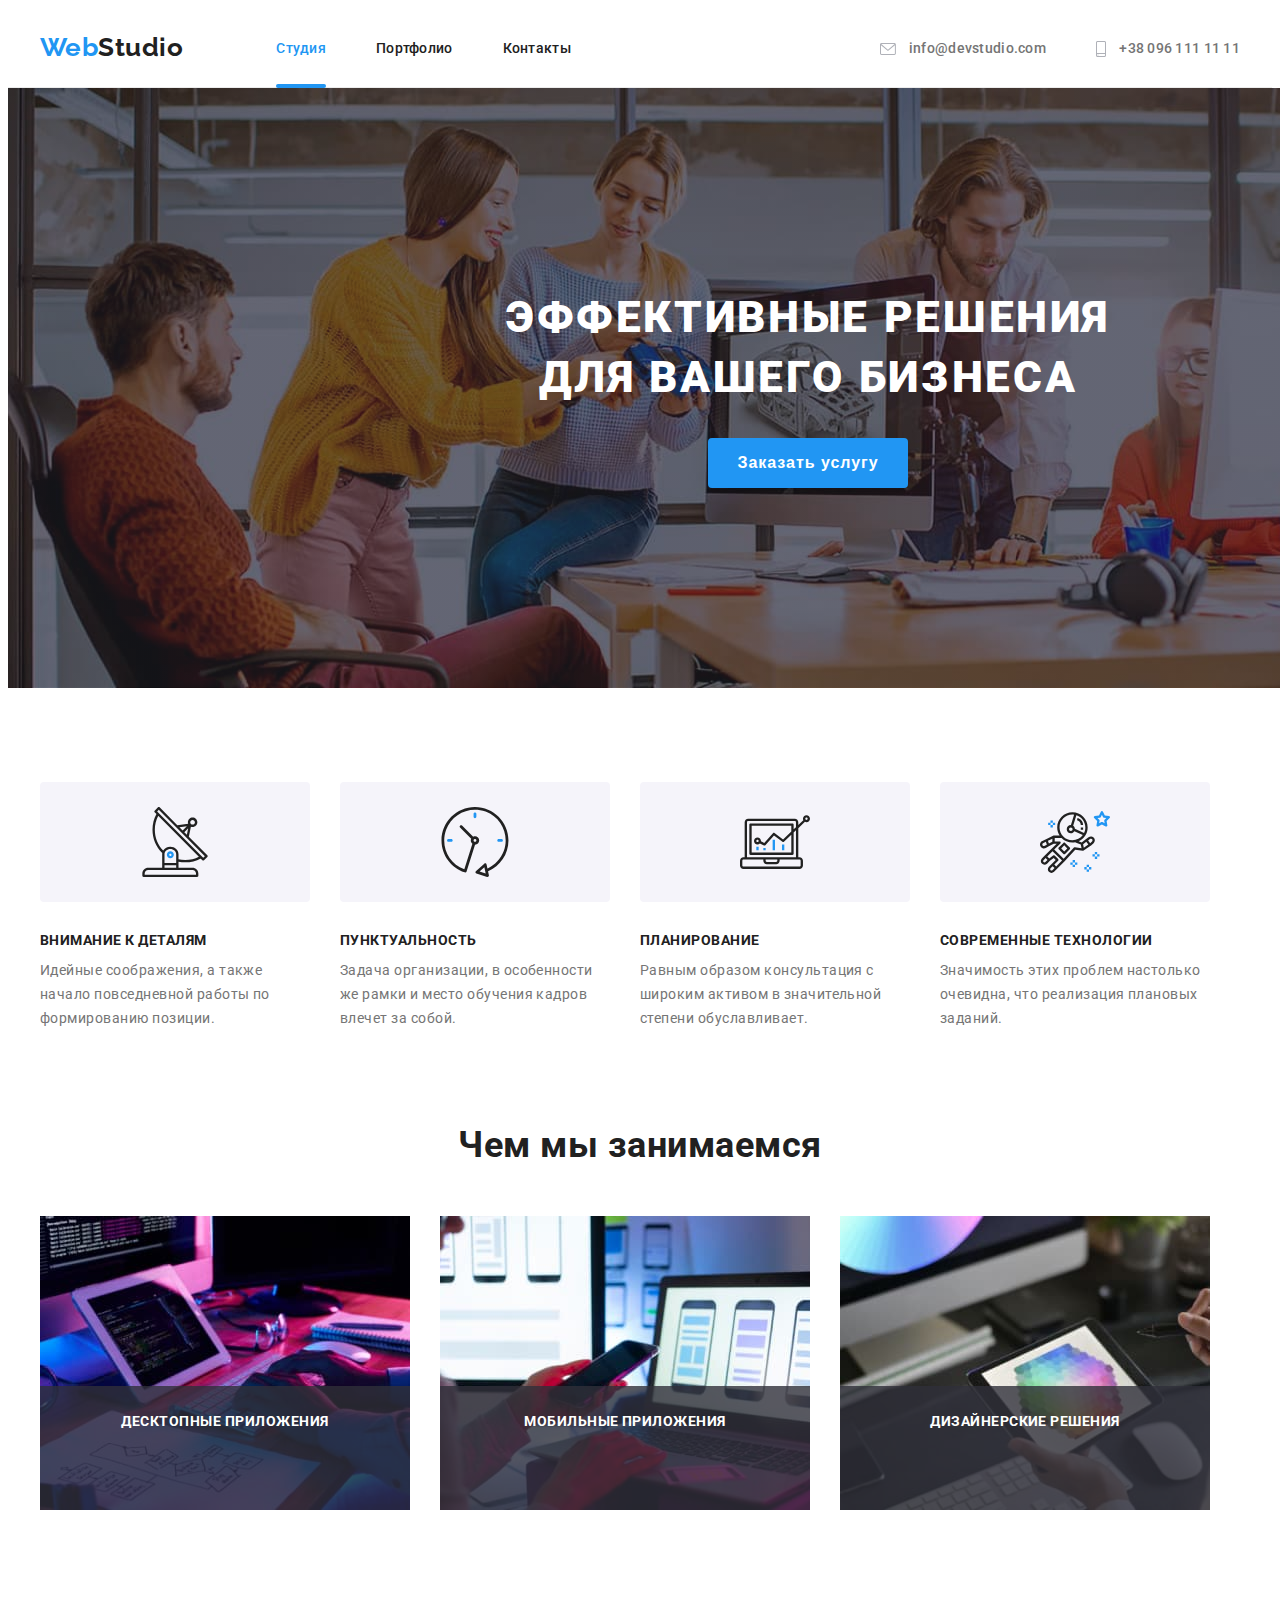
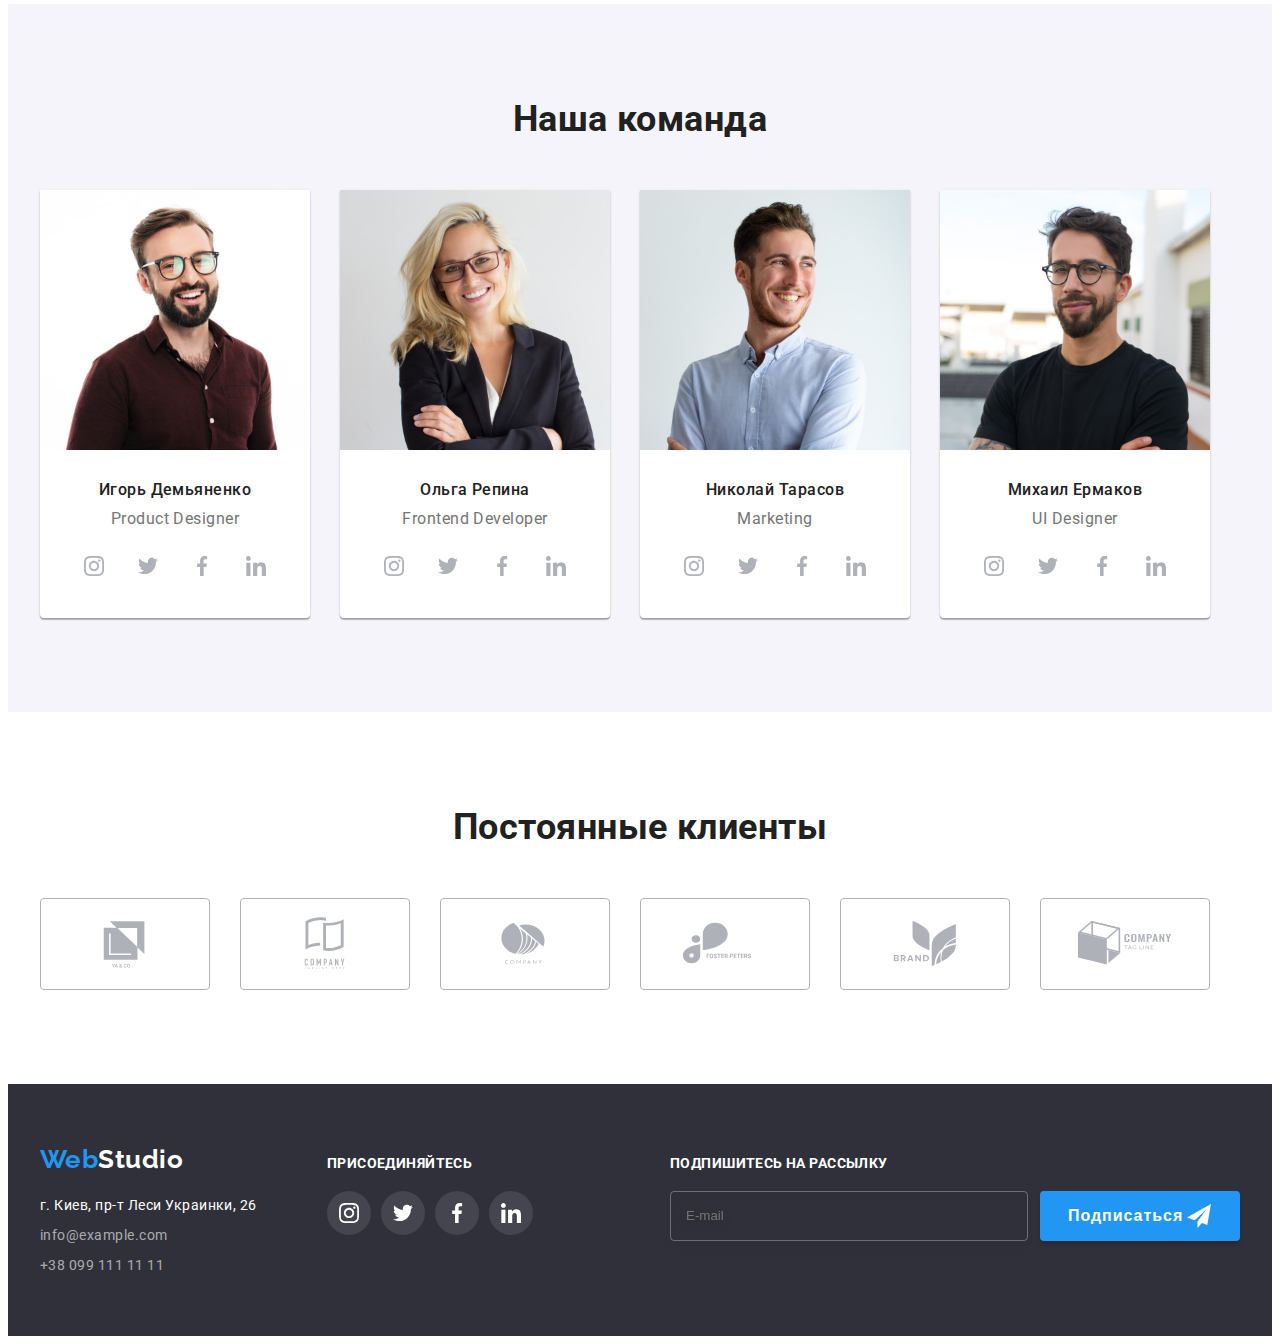
<file: index.html>
<!DOCTYPE html>
<html lang="ru">

<head>
    <meta charset="UTF-8" />
    <meta http-equiv="X-UA-Compatible" content="IE=edge" />
    <meta name="viewport" content="width=device-width, initial-scale=1.0" />
    <link rel="preconnect" href="https://fonts.googleapis.com" />
    <link rel="preconnect" href="https://fonts.gstatic.com" crossorigin />
    <link
        href="https://fonts.googleapis.com/css2?family=Raleway:wght@700&family=Roboto:wght@400;500;700;900&display=swap"
        rel="stylesheet" />
    <link rel="stylesheet" href="https://cdnjs.cloudflare.com/ajax/libs/modern-normalize/1.1.0/modern-normalize.min.css"
        integrity="sha512-wpPYUAdjBVSE4KJnH1VR1HeZfpl1ub8YT/NKx4PuQ5NmX2tKuGu6U/JRp5y+Y8XG2tV+wKQpNHVUX03MfMFn9Q=="
        crossorigin="anonymous" referrerpolicy="no-referrer" />
    <link rel="stylesheet" href="./css/main.min.css" />
    <!-- <link rel="stylesheet" href="./css/style.css" /> -->

    <title>Студия</title>


</head>

<body>

    <header class="header">
        <div class="container header-container">
            <nav class="header_navigation">
                <a href="#" lang="en" class="header_logo link">Web<span class="header_logo_word">Studio</span></a>
                <ul class="header_menu list">
                    <li class="header_item">
                        <a href="" class="header_link link current">Студия</a>
                    </li>
                    <li class="header_item">

                        <a href="./portfolio.html" class="header_link link">Портфолио</a>
                    </li>
                    <li class="header_item">

                        <a href="" class="header_link link">Контакты</a>
                    </li>
                </ul>
            </nav>
            <ul class="header_contacts_list list">
                <li class="header_contacts_item">
                    <a href="mailto:info@devstudio.com" class="header_contacts_link link">
                        <svg class="header_icon" width="16px" height="12px">
                            <use href="./images/icons.svg#icon-envelope-hover"></use>
                        </svg>
                        info@devstudio.com
                    </a>
                </li>
                <li class="header_contacts_item">
                    <a href="tel:+380961111111" class="header_contacts_link link">
                        <svg class="header_icon" width="10px" height="16px">
                            <use href="./images/icons.svg#icon-smartphone"></use>
                        </svg>
                        +38 096 111 11 11</a>
                </li>
            </ul>
        </div>
    </header>

    <main class="main">
        <section class="hero">
            <div class="hero-container container">
                <h1 class="hero_title">Эффективные решения для вашего бизнеса</h1>
                <button type="button" data-modal-open class="main_hero_btn">Заказать услугу</button>
            </div>
        </section>
        <section class="peculiarities section">
            <div class="peculiarities-container container">
                <h2 class="visually-hidden">Особенности</h2>
                <ul class="peculiarities_list list">
                    <li class="peculiarities_item">
                        <div class="peculiarities_item_icons">
                            <svg class="peculiarities_social_icon">
                                <use href="./images/icons.svg#icon-antenna-1-1"></use>
                            </svg>
                        </div>
                        <h3 class="peculiarities_titles">Внимание к деталям</h3>
                        <p class="peculiarities_text">
                            Идейные соображения, а также начало повседневной работы по
                            формированию позиции.
                        </p>
                    </li>
                    <li class="peculiarities_item">
                        <div class="peculiarities_item_icons">
                            <svg class="peculiarities_social_icon">
                                <use href="./images/icons.svg#icon-clock-1-1"></use>
                            </svg>
                        </div>
                        <h3 class="peculiarities_titles">Пунктуальность</h3>
                        <p class="peculiarities_text">
                            Задача организации, в особенности же рамки и место обучения кадров
                            влечет за собой.
                        </p>
                    </li>
                    <li class="peculiarities_item">
                        <div class="peculiarities_item_icons">
                            <svg class="peculiarities_social_icon">
                                <use href="./images/icons.svg#icon-diagram-1-1"></use>
                            </svg>
                        </div>
                        <h3 class="peculiarities_titles">Планирование</h3>
                        <p class="peculiarities_text">
                            Равным образом консультация с широким активом в значительной
                            степени обуславливает.
                        </p>
                    </li>
                    <li class="peculiarities_item">
                        <div class="peculiarities_item_icons">
                            <svg class="peculiarities_social_icon">
                                <use href="./images/icons.svg#icon-astronaut-1-1"></use>
                            </svg>
                        </div>
                        <h3 class="peculiarities_titles">Современные технологии</h3>
                        <p class="peculiarities_text">
                            Значимость этих проблем настолько очевидна, что реализация
                            плановых заданий.
                        </p>
                    </li>
                </ul>
            </div>
        </section>
        <section class="our_work">
            <div class="our_work-container container">
                <h2 class="our_work_title">Чем мы занимаемся</h2>
                <ul class="our_work_list list">
                    <li class="our_work_item">
                        <img src="./images/img-1.jpg" alt="Десктопные приложения" width="370" height="294" />
                        <p class="our-work-img-text">
                            Десктопные приложения
                        </p>
                    </li>
                    <li class="our_work_item">
                        <img src="./images/img-2.jpg" alt="Мобильные приложения" width="370" height="294" />
                        <p class="our-work-img-text">
                            Мобильные приложения
                        </p>
                    </li>
                    <li class="our_work_item">
                        <img src="./images/img-3.jpg" alt="Дизайнерские решения" width="370" height="294" />
                        <p class="our-work-img-text">
                            Дизайнерские решения
                        </p>
                    </li>
                </ul>
            </div>
        </section>
        <section class="our_team section">
            <div class="our_team-container container">
                <h2 class="our_team_title">Наша команда</h2>
                <ul class="our_team_list list">
                    <li class="our_team_item card_bg">
                        <img src="./images/img-4.jpg" alt="Игорь Демьяненко" width="270" height="260" />
                        <div class="our-team-card-text">
                            <h3 class="our_team_names">Игорь Демьяненко</h3>
                            <p lang="en" class="our_team_text">Product Designer</p>
                            <ul class="our_team_soc social_list list">
                                <li class="social_item">
                                    <a href="" class="social_link link">
                                        <svg class="social_icon">
                                            <use href="./images/icons.svg#icon-instagram-2"></use>
                                        </svg>
                                    </a>
                                </li>
                                <li class="social_item">
                                    <a href="" class="social_link link">
                                        <svg class="social_icon">
                                            <use href="./images/icons.svg#icon-twitter-1"></use>
                                        </svg>
                                    </a>
                                </li>
                                <li class="social_item">
                                    <a href="" class="social_link link">
                                        <svg class="social_icon">
                                            <use href="./images/icons.svg#icon-facebook-1"></use>
                                        </svg>
                                    </a>
                                </li>
                                <li class="social_item">
                                    <a href="" class="social_link link">
                                        <svg class="social_icon">
                                            <use href="./images/icons.svg#icon-linkedin-1"></use>
                                        </svg>
                                    </a>
                                </li>
                            </ul>
                        </div>
                    </li>
                    <li class="our_team_item card_bg">
                        <img src="./images/img-5.jpg" alt="Ольга Репина" width="270" height="260" />
                        <div class="our-team-card-text">
                            <h3 class="our_team_names">Ольга Репина</h3>
                            <p lang="en" class="our_team_text">Frontend Developer</p>
                            <ul class="our_team_soc social_list list">
                                <li class="social_item">
                                    <a href="" class="social_link link">
                                        <svg class="social_icon">
                                            <use href="./images/icons.svg#icon-instagram-2"></use>
                                        </svg>
                                    </a>
                                </li>
                                <li class="social_item">
                                    <a href="" class="social_link link">
                                        <svg class="social_icon">
                                            <use href="./images/icons.svg#icon-twitter-1"></use>
                                        </svg>
                                    </a>
                                </li>
                                <li class="social_item">
                                    <a href="" class="social_link link">
                                        <svg class="social_icon">
                                            <use href="./images/icons.svg#icon-facebook-1"></use>
                                        </svg>
                                    </a>
                                </li>
                                <li class="social_item">
                                    <a href="" class="social_link link">
                                        <svg class="social_icon">
                                            <use href="./images/icons.svg#icon-linkedin-1"></use>
                                        </svg>
                                    </a>
                                </li>
                            </ul>
                        </div>
                    </li>
                    <li class="our_team_item card_bg">
                        <img src="./images/img-6.jpg" alt="Николай Тарасов" width="270" height="260" />
                        <div class="our-team-card-text">
                            <h3 class="our_team_names">Николай Тарасов</h3>
                            <p lang="en" class="our_team_text">Marketing</p>
                            <ul class="our_team_soc social_list list">
                                <li class="social_item">
                                    <a href="" class="social_link link">
                                        <svg class="social_icon">
                                            <use href="./images/icons.svg#icon-instagram-2"></use>
                                        </svg>
                                    </a>
                                </li>
                                <li class="social_item">
                                    <a href="" class="social_link link">
                                        <svg class="social_icon">
                                            <use href="./images/icons.svg#icon-twitter-1"></use>
                                        </svg>
                                    </a>
                                </li>
                                <li class="social_item">
                                    <a href="" class="social_link link">
                                        <svg class="social_icon">
                                            <use href="./images/icons.svg#icon-facebook-1"></use>
                                        </svg>
                                    </a>
                                </li>
                                <li class="social_item">
                                    <a href="" class="social_link link">
                                        <svg class="social_icon">
                                            <use href="./images/icons.svg#icon-linkedin-1"></use>
                                        </svg>
                                    </a>
                                </li>
                            </ul>
                        </div>
                    </li>
                    <li class="our_team_item card_bg">
                        <img src="./images/img-7.jpg" alt="Михаил Ермаков" width="270" height="260" />
                        <div class="our-team-card-text">
                            <h3 class="our_team_names">Михаил Ермаков</h3>
                            <p lang="en" class="our_team_text">UI Designer</p>
                            <ul class="our_team_soc social_list list">
                                <li class="social_item">
                                    <a href="" class="social_link link">
                                        <svg class="social_icon">
                                            <use href="./images/icons.svg#icon-instagram-2"></use>
                                        </svg>
                                    </a>
                                </li>
                                <li class="social_item">
                                    <a href="" class="social_link link">
                                        <svg class="social_icon">
                                            <use href="./images/icons.svg#icon-twitter-1"></use>
                                        </svg>
                                    </a>
                                </li>
                                <li class="social_item">
                                    <a href="" class="social_link link">
                                        <svg class="social_icon">
                                            <use href="./images/icons.svg#icon-facebook-1"></use>
                                        </svg>
                                    </a>
                                </li>
                                <li class="social_item">
                                    <a href="" class="social_link link">
                                        <svg class="social_icon">
                                            <use href="./images/icons.svg#icon-linkedin-1"></use>
                                        </svg>
                                    </a>
                                </li>
                            </ul>
                        </div>
                    </li>
                </ul>
            </div>
        </section>
        <section class="our_clients section">
            <div class="our_clients-container container">
                <h2 class="our_team_title">Постоянные клиенты</h2>
                <ul class="our_clients_list list">
                    <li class="our_clients_item">
                        <a href="" class="our_clients_social_link link">
                            <svg class="our_clients_social_icon">
                                <use href="./images/icons.svg#icon-LogoClient1"></use>
                            </svg>
                        </a>
                    </li>
                    <li class="our_clients_item">
                        <a href="" class="our_clients_social_link link">
                            <svg class="our_clients_social_icon">
                                <use href="./images/icons.svg#icon-LogoClient2"></use>
                            </svg>
                        </a>
                    </li>
                    <li class="our_clients_item">
                        <a href="" class="our_clients_social_link link">
                            <svg class="our_clients_social_icon">
                                <use href="./images/icons.svg#icon-LogoClient3"></use>
                            </svg>
                        </a>
                    </li>
                    <li class="our_clients_item">
                        <a href="" class="our_clients_social_link link">
                            <svg class="our_clients_social_icon">
                                <use href="./images/icons.svg#icon-LogoClient4"></use>
                            </svg>
                        </a>
                    </li>
                    <li class="our_clients_item">
                        <a href="" class="our_clients_social_link link">
                            <svg class="our_clients_social_icon">
                                <use href="./images/icons.svg#icon-LogoClient5"></use>
                            </svg>
                        </a>
                    </li>
                    <li class="our_clients_item">
                        <a href="" class="our_clients_social_link link">
                            <svg class="our_clients_social_icon">
                                <use href="./images/icons.svg#icon-LogoClient6"></use>
                            </svg>
                        </a>
                    </li>
                </ul>
            </div>
        </section>
    </main>

    <footer class="footer">
        <div class="footer-container container">
            <div class="left-footer-div">
                <a href="#" lang="en" class="footer_logo link">Web<span class="footer_logo_word">Studio</span></a>
                <address class="footer_adress">
                    <ul class="footer_list list">
                        <li class="footer_item">
                            <a href="#" class="footer_link_address link">г. Киев, пр-т Леси Украинки, 26</a>
                        </li>
                        <li class="footer_item">
                            <a href="mailto:info@devstudio.com" class="footer_link link">info@example.com</a>
                        </li>
                        <li class="footer_item">
                            <a href="tel:+380961111111" class="footer_link link">+38 099 111 11 11</a>
                        </li>
                    </ul>
                </address>
            </div>
            <div class="right-footer-div">
                <p class="footer_word link">присоединяйтесь</p>
                <ul class="footer_soc social_list list">
                    <li class="footer_social_item">
                        <a href="" class="footer_social_link link">
                            <svg class="footer_social_icon">
                                <use href="./images/icons.svg#icon-instagram-2"></use>
                            </svg>
                        </a>
                    </li>
                    <li class="footer_social_item">
                        <a href="" class="footer_social_link link">
                            <svg class="footer_social_icon">
                                <use href="./images/icons.svg#icon-twitter-1"></use>
                            </svg>
                        </a>
                    </li>
                    <li class="footer_social_item">
                        <a href="" class="footer_social_link link">
                            <svg class="footer_social_icon">
                                <use href="./images/icons.svg#icon-facebook-1"></use>
                            </svg>
                        </a>
                    </li>
                    <li class="footer_social_item">
                        <a href="" class="footer_social_link link">
                            <svg class="footer_social_icon">
                                <use href="./images/icons.svg#icon-linkedin-1"></use>
                            </svg>
                        </a>
                    </li>
                </ul>
            </div>
            <div class="email-footer-div">
                <label for="user-footer-email" class="footer-input-word">Подпишитесь на рассылку</label>
                <input type="text" name="user-footer-email" id="user-footer-email" class="footer-input"
                    placeholder="E-mail">
                <button type="submit" class="footer-btn">Подписаться
                    <svg class="footer-btn-icon">
                        <use href="./images/icons.svg#icon-icon-send"></use>
                    </svg>
                </button>
            </div>
        </div>
    </footer>

    <div class="backdrop is-hidden" data-modal>
        <div class="modal">
            <button type="button" class="close-btn" data-modal-close>
                <svg class="modal_close_icon">
                    <use href="./images/icons.svg#icon-Vector"></use>
                </svg>
            </button>
            <p class="modal-title">Оставьте свои данные, мы вам перезвоним</p>
            <form action="#" class="modal-form">
                <div class="modal-field">
                    <label for="user-name" class="input-label">Имя</label>
                    <span class="input-wrapper">
                        <input type="text" name="user-name" id="user-name" class="modal-input">
                        <svg class="input-icon" width="18" height="18">
                            <use href="./images/icons.svg#icon-person-icon"></use>
                        </svg>
                    </span>
                </div>
                <div class="modal-field">
                    <label for="user-tel" class="input-label">Телефон</label>
                    <span class="input-wrapper">
                        <input type="tel" name="user-name" id="user-tel" class="modal-input">
                        <svg class="input-icon" width="18" height="18">
                            <use href="./images/icons.svg#icon-phone-icon"></use>
                        </svg>
                    </span>
                </div>
                <div class="modal-field">
                    <label for="user-email" class="input-label">Почта</label>
                    <span class="input-wrapper">
                        <input type="email" name="user-name" id="user-email" class="modal-input">
                        <svg class="input-icon" width="18" height="18">
                            <use href="./images/icons.svg#icon-envelope-icon"></use>
                        </svg>
                    </span>
                </div>
                <div class="modal-field">
                    <label for="user-comments" class="input-label">Комментарий</label>
                    <textarea name="user-comments" id="user-comments" class="modal-text-input"
                        placeholder="Введите текст"></textarea>
                </div>
                <input type="checkbox" id="modal-checkbox" class="modal-checkbox visually-hidden" />
                <label for="modal-checkbox" class="check-text">
                    <span class="checkbox-icon">
                        <svg class="check-icon" width="11" height="8">
                            <use href="./images/icons.svg#icon-Ok-icon"></use>
                        </svg>
                    </span>Соглашаюсь с рассылкой и принимаю&#160; <a href="" class="modal-link">Условия
                        договора</a>
                </label>
                <button type="submit" class="modal-btn">Отправить</button>
            </form>
        </div>
    </div>
    <script src="./js/modal.js"></script>
</body>

</html>
</file>
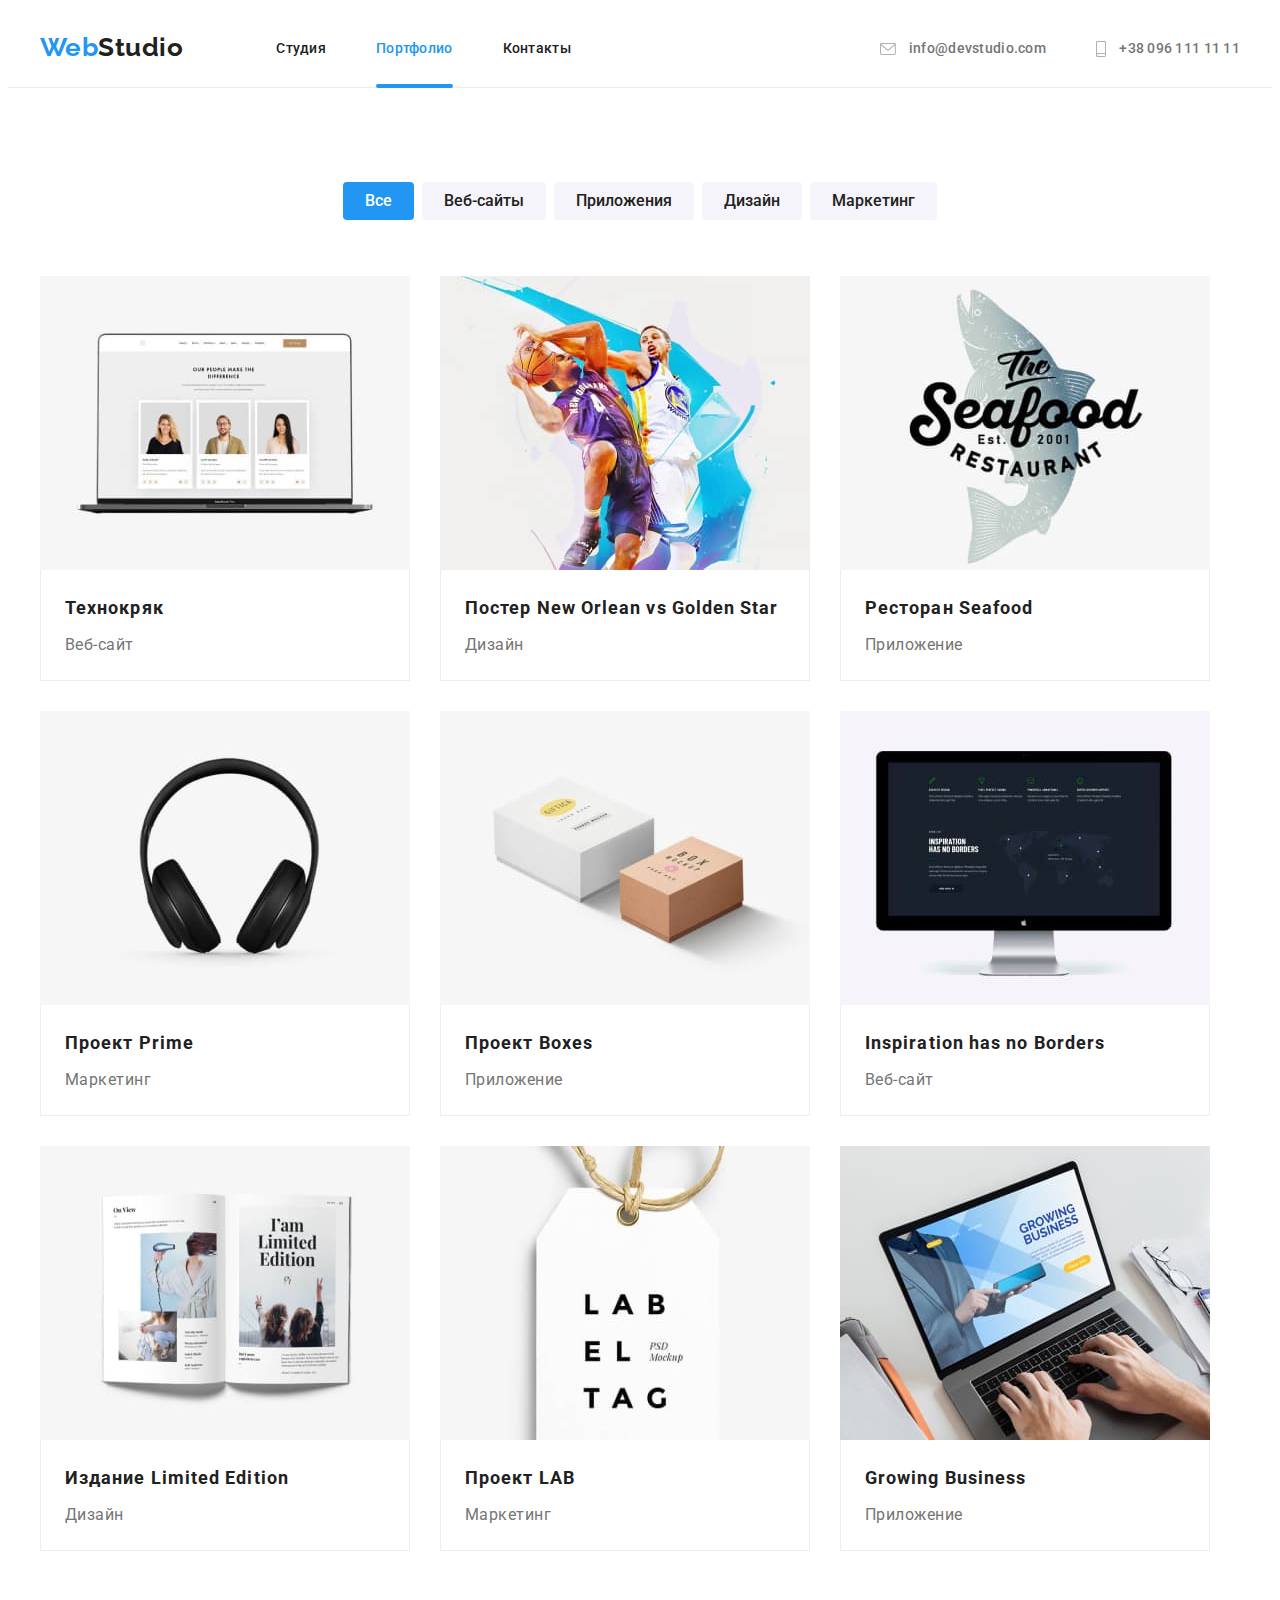
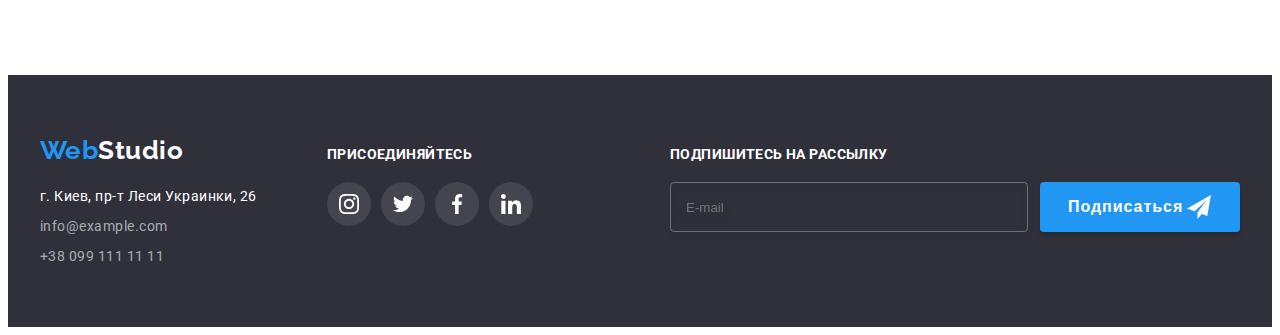
<file: portfolio.html>
<!DOCTYPE html>
<html lang="ru">

<head>
    <meta charset="UTF-8" />
    <meta http-equiv="X-UA-Compatible" content="IE=edge" />
    <meta name="viewport" content="width=device-width, initial-scale=1.0" />
    <link rel="preconnect" href="https://fonts.googleapis.com">
    <link rel="preconnect" href="https://fonts.gstatic.com" crossorigin>
    <link
        href="https://fonts.googleapis.com/css2?family=Raleway:wght@700&family=Roboto:wght@400;500;700;900&display=swap"
        rel="stylesheet">
    <link rel="stylesheet" href="./css/main.min.css" />
    <link rel="stylesheet" href="./css/style.css">
    <title>Портфолио</title>
</head>

<body>
    <header class="header">
        <div class="container header-container">
            <nav class="header_navigation">
                <a href="#" lang="en" class="header_logo link">Web<span class="header_logo_word">Studio</span></a>
                <ul class="header_menu list">
                    <li class="header_item">
                        <a href="./index.html" class="header_link link">Студия</a>
                    </li>
                    <li class="header_item">
                        <a href="./portfolio.html" class="header_link link current">Портфолио</a>
                    </li>
                    <li class="header_item">
                        <a href="" class="header_link link">Контакты</a>
                    </li>
                </ul>
            </nav>
            <ul class="header_contacts_list list">
                <li class="header_contacts_item">
                    <a href="mailto:info@devstudio.com" class="header_contacts_link link">
                        <svg class="header_icon" width="16px" height="12px">
                            <use href="./images/icons.svg#icon-envelope-hover"></use>
                        </svg>
                        info@devstudio.com</a>
                </li>
                <li class="header_contacts_item">
                    <a href="tel:+380961111111" class="header_contacts_link link">
                        <svg class="header_icon" width="10px" height="16px">
                            <use href="./images/icons.svg#icon-smartphone"></use>
                        </svg>
                        +38 096 111 11 11</a>
                </li>
            </ul>
        </div>
    </header>

    <main>
        <section class="hero_portfolio section">
            <div class="hero-portfolio-container container">
                <h1 class="visually-hidden">Портфолио</h1>
                <ul class="hero_portfolio_menu list">
                    <li class="hero_portfolio_first_items"><button type="button"
                            class="hero_portfolio_item_btn active">Все</button></li>
                    <li class="hero_portfolio_first_items"><button type="button"
                            class="hero_portfolio_item_btn">Веб-сайты</button>
                    </li>
                    <li class="hero_portfolio_first_items"><button type="button"
                            class="hero_portfolio_item_btn">Приложения</button></li>
                    <li class="hero_portfolio_first_items"><button type="button"
                            class="hero_portfolio_item_btn">Дизайн</button>
                    </li>
                    <li class="hero_portfolio_first_items"><button type="button"
                            class="hero_portfolio_item_btn">Маркетинг</button>
                    </li>
                </ul>
                <ul class="portfolio-list list">
                    <li class="hero_portfolio_second_items">
                        <a href="#no-scroll" class="card-focus link">
                            <div class="portfolio-card-wrapper">
                                <img src="./images/img-portfolio-1.jpg" alt="Ноутбук с сайтом Технокряк" width="370"
                                    height="294">
                                <p class="portfolio-card-hover-text">
                                    Технокряк это современная площадка распространения
                                    коронавируса. Компании используют эту платформу для
                                    цифрового шпионажа и атак на защищённые сервера
                                    конкурентов.
                                </p>
                            </div>
                            <div class="portfolio-card-text">
                                <h2 class="hero_portfolio_second_names">Технокряк</h2>
                                <p class="hero_portfolio_second_text">Веб-сайт</p>
                            </div>
                        </a>

                    </li>
                    <li class="hero_portfolio_second_items">
                        <a href="#no-scroll" class="card-focus link">
                            <div class="portfolio-card-wrapper">
                                <img src="./images/img-portfolio-2.jpg" alt="Баскетболисты" width="370" height="294">
                                <p class="portfolio-card-hover-text">
                                    Технокряк это современная площадка распространения
                                    коронавируса. Компании используют эту платформу для
                                    цифрового шпионажа и атак на защищённые сервера
                                    конкурентов.
                                </p>
                            </div>
                            <div class="portfolio-card-text">
                                <h2 class="hero_portfolio_second_names">Постер New Orlean vs Golden Star</h2>
                                <p class="hero_portfolio_second_text">Дизайн</p>
                            </div>
                        </a>
                    </li>
                    <li class="hero_portfolio_second_items">
                        <a href="#no-scroll" class="card-focus link">
                            <div class="portfolio-card-wrapper">
                                <img src="./images/img-portfolio-3.jpg" lang="en" alt="Лого ресторана SeaFood"
                                    width="370" height="294">
                                <p class="portfolio-card-hover-text">
                                    Технокряк это современная площадка распространения
                                    коронавируса. Компании используют эту платформу для
                                    цифрового шпионажа и атак на защищённые сервера
                                    конкурентов.
                                </p>
                            </div>
                            <div class="portfolio-card-text">
                                <h2 class="hero_portfolio_second_names">Ресторан Seafood</h2>
                                <p class="hero_portfolio_second_text">Приложение</p>
                            </div>
                        </a>
                    </li>
                    <li class="hero_portfolio_second_items">
                        <a href="#no-scroll" class="card-focus link">
                            <div class="portfolio-card-wrapper">
                                <img src="./images/img-portfolio-4.jpg" alt="Наушники" width="370" height="294">
                                <p class="portfolio-card-hover-text">
                                    Технокряк это современная площадка распространения
                                    коронавируса. Компании используют эту платформу для
                                    цифрового шпионажа и атак на защищённые сервера
                                    конкурентов.
                                </p>
                            </div>
                            <div class="portfolio-card-text">
                                <h2 class="hero_portfolio_second_names">Проект Prime</h2>
                                <p class="hero_portfolio_second_text">Маркетинг</p>
                            </div>
                        </a>

                    </li>
                    <li class="hero_portfolio_second_items">
                        <a href="#no-scroll" class="card-focus link">
                            <div class="portfolio-card-wrapper">
                                <img src="./images/img-portfolio-5.jpg" alt="Коробки" width="370" height="294">
                                <p class="portfolio-card-hover-text">
                                    Технокряк это современная площадка распространения
                                    коронавируса. Компании используют эту платформу для
                                    цифрового шпионажа и атак на защищённые сервера
                                    конкурентов.
                                </p>
                            </div>
                            <div class="portfolio-card-text">
                                <h2 class="hero_portfolio_second_names">Проект Boxes</h2>
                                <p class="hero_portfolio_second_text">Приложение</p>
                            </div>
                        </a>

                    </li>
                    <li class="hero_portfolio_second_items">
                        <a href="#no-scroll" class="card-focus link">
                            <div class="portfolio-card-wrapper">
                                <img src="./images/img-portfolio-6.jpg" lang="en" alt="ПК IMac" width="370"
                                    height="294">
                                <p class="portfolio-card-hover-text">
                                    Технокряк это современная площадка распространения
                                    коронавируса. Компании используют эту платформу для
                                    цифрового шпионажа и атак на защищённые сервера
                                    конкурентов.
                                </p>
                            </div>
                            <div class="portfolio-card-text">
                                <h2 class="hero_portfolio_second_names">Inspiration has no Borders</h2>
                                <p class="hero_portfolio_second_text">Веб-сайт</p>
                            </div>
                        </a>
                    </li>
                    <li class="hero_portfolio_second_items">
                        <a href="#no-scroll" class="card-focus link">
                            <div class="portfolio-card-wrapper">
                                <img src="./images/img-portfolio-7.jpg" lang="en" alt="Книга издания Limited Edition"
                                    width="370" height="294">
                                <p class="portfolio-card-hover-text">
                                    Технокряк это современная площадка распространения
                                    коронавируса. Компании используют эту платформу для
                                    цифрового шпионажа и атак на защищённые сервера
                                    конкурентов.
                                </p>
                            </div>
                            <div class="portfolio-card-text">
                                <h2 class="hero_portfolio_second_names">Издание Limited Edition</h2>
                                <p class="hero_portfolio_second_text">Дизайн</p>
                            </div>
                        </a>
                    </li>
                    <li class="hero_portfolio_second_items">
                        <a href="#no-scroll" class="card-focus link">
                            <div class="portfolio-card-wrapper">
                                <img src="./images/img-portfolio-8.jpg" alt="Лейба" width="370" height="294">
                                <p class="portfolio-card-hover-text">
                                    Технокряк это современная площадка распространения
                                    коронавируса. Компании используют эту платформу для
                                    цифрового шпионажа и атак на защищённые сервера
                                    конкурентов.
                                </p>
                            </div>
                            <div class="portfolio-card-text">
                                <h2 class="hero_portfolio_second_names">Проект LAB</h2>
                                <p class="hero_portfolio_second_text">Маркетинг</p>
                            </div>
                        </a>
                    </li>
                    <li class="hero_portfolio_second_items">
                        <a href="#no-scroll" class="card-focus link">
                            <div class="portfolio-card-wrapper">
                                <img src="./images/img-portfolio-9.jpg" lang="en"
                                    alt="Ноутбук с приложением Groeing Business" width="370" height="294">
                                <p class="portfolio-card-hover-text">
                                    Технокряк это современная площадка распространения
                                    коронавируса. Компании используют эту платформу для
                                    цифрового шпионажа и атак на защищённые сервера
                                    конкурентов.
                                </p>
                            </div>
                            <div class="portfolio-card-text">
                                <h2 class="hero_portfolio_second_names">Growing Business</h2>
                                <p class="hero_portfolio_second_text">Приложение</p>
                            </div>
                        </a>
                    </li>
                </ul>
            </div>
        </section>
    </main>

    <footer class="footer">
        <div class="footer-container container">
            <div class="left-footer-div">
                <a href="#" lang="en" class="footer_logo link">Web<span class="footer_logo_word">Studio</span></a>
                <address class="footer_adress">
                    <ul class="footer_list list">
                        <li class="footer_item">
                            <a href="#" class="footer_link_address link">г. Киев, пр-т Леси Украинки, 26</a>
                        </li>
                        <li class="footer_item">
                            <a href="mailto:info@devstudio.com" class="footer_link link">info@example.com</a>
                        </li>
                        <li class="footer_item">
                            <a href="tel:+380961111111" class="footer_link link">+38 099 111 11 11</a>
                        </li>
                    </ul>

                </address>
            </div>
            <div class="right-footer-div">
                <p class="footer_word link">присоединяйтесь</p>
                <ul class="footer_soc social_list list">
                    <li class="footer_social_item">
                        <a href="" class="footer_social_link link">
                            <svg class="footer_social_icon">
                                <use href="./images/icons.svg#icon-instagram-2"></use>
                            </svg>
                        </a>
                    </li>
                    <li class="footer_social_item">
                        <a href="" class="footer_social_link link">
                            <svg class="footer_social_icon">
                                <use href="./images/icons.svg#icon-twitter-1"></use>
                            </svg>
                        </a>
                    </li>
                    <li class="footer_social_item">
                        <a href="" class="footer_social_link link">
                            <svg class="footer_social_icon">
                                <use href="./images/icons.svg#icon-facebook-1"></use>
                            </svg>
                        </a>
                    </li>
                    <li class="footer_social_item">
                        <a href="" class="footer_social_link link">
                            <svg class="footer_social_icon">
                                <use href="./images/icons.svg#icon-linkedin-1"></use>
                            </svg>
                        </a>
                    </li>
                </ul>
            </div>
            <div class="email-footer-div">
                <label for="user-footer-email" class="footer-input-word">Подпишитесь на рассылку</label>
                <input type="text" name="user-footer-email" id="user-footer-email" class="footer-input"
                    placeholder="E-mail">
                <button type="submit" class="footer-btn">Подписаться
                    <svg class="footer-btn-icon">
                        <use href="./images/icons.svg#icon-icon-send"></use>
                    </svg>
                </button>
            </div>
        </div>
    </footer>
</body>

</html>
</file>
<file: css/style.css>
/*----------HEADER-----------*/

/*----------HERO-----------*/

/*---------peculiarities--------*/

/*---------our_work--------*/

/*---------our_team--------*/

/*---------our_clients-------*/

/*---------footer--------*/

/* -----------modal---------- */

/*---------portfolio--------*/

/*---------hero_portfolio--------*/
</file>
<file: css/main.min.css>
:root{--primary-title-color: #ffffff;--secondary-title-color: #212121;--primary-text-color: #757575;--accent-color: #2196f3;--hover-accent-color: #2196f3e5;--bg-color: #2f303a;--second-bg-color: #f5f4fa;--third-bg-color: #eeeeee;--border-header-color: solid #ececec;--icon-color: #afb1b8;--ourwork-onimage-color: #2f303acc;--backdrop-color: #00000033}p,h1,h2,h3,h4,h5,h6{margin:0}ul{margin:0;padding-left:0}img{display:block}body{background-color:var(--primary-title-color);font-family:"Roboto", sans-serif;letter-spacing:0.03em;color:#757575}.link{text-decoration:none}.list{list-style:none}.card_bg{width:270px;height:368px;background:var(--primary-title-color);box-shadow:0px 1px 3px rgba(0,0,0,0.12),0px 1px 1px rgba(0,0,0,0.14),0px 2px 1px rgba(0,0,0,0.2);border-radius:0px 0px 4px 4px}.container{width:1200px;margin:0 auto;padding-left:15px;padding-right:15px}.visually-hidden{position:absolute;width:1px;height:1px;margin:-1px;padding:0;overflow:hidden;border:0;clip:rect(0 0 0 0)}.section{padding-top:94px;padding-bottom:94px}.header{border-bottom:1px var(--border-header-color)}.header_link{font-weight:500;font-size:14px;line-height:1.14;letter-spacing:0.02em;color:var(--secondary-title-color);padding-top:32px;padding-bottom:32px;position:relative;transition:color 250ms cubic-bezier(0.4, 0, 0.2, 1)}.header_link:hover,.header_link:focus,.header_contacts_link:hover,.header_contacts_link:focus,.header_contacts_link:hover .header_icon,.header_contacts_link:focus .header_icon{color:var(--accent-color);fill:var(--accent-color)}.header_icon{fill:var(--icon-color);vertical-align:middle;margin-right:10px;transition:fill 250ms cubic-bezier(0.4, 0, 0.2, 1)}.header_link.current{color:var(--accent-color)}.header_link.current::after{content:"";position:absolute;width:100%;height:4px;border-radius:2px;background-color:var(--accent-color);display:block;bottom:0}.header_contacts_link{font-weight:500;font-size:14px;line-height:1.14;letter-spacing:0.02em;color:var(--primary-text-color);padding-top:32px;padding-bottom:32px;transition:color 250ms cubic-bezier(0.4, 0, 0.2, 1)}.header_logo{font-family:Raleway;font-style:normal;font-weight:700;font-size:26px;line-height:1.2;color:var(--accent-color);margin-right:93px;padding-top:24px;padding-bottom:24px}.header_logo_word{color:var(--secondary-title-color)}.header-container{display:flex;align-items:center}.header_navigation{display:flex;align-items:center}.header_menu{display:flex;align-items:center}.header_contacts_list{display:flex;align-items:center}.header_contacts_list{margin-left:auto}.header_item:not(:last-child){margin-right:50px}.header_contacts_item:not(:last-child){margin-right:50px}.main_hero_btn{width:200px;height:50px;font-weight:bold;font-size:16px;line-height:1.87;align-items:center;text-align:center;letter-spacing:0.06em;cursor:pointer;color:var(--primary-title-color);background:var(--accent-color);box-shadow:0px 4px 4px rgba(0,0,0,0.15);border-radius:4px;border:none;margin-top:30px}.hero{width:1600px;margin:auto;background:rgba(47,48,58,0.4);background-image:linear-gradient(rgba(47,48,58,0.4), rgba(47,48,58,0.4)),url(../images/hero_back.jpg);background-repeat:no-repeat;background-position:center;background-size:cover;text-align:center;padding-top:200px;padding-bottom:200px}.hero_title{font-weight:900;font-size:44px;line-height:1.36;text-align:center;letter-spacing:0.06em;text-transform:uppercase;color:var(--primary-title-color)}.hero-container{width:696px}.peculiarities_list{display:flex}.peculiarities_titles{font-weight:bold;font-size:14px;line-height:calc(16 / 14);text-transform:uppercase;color:var(--secondary-title-color);margin-bottom:10px}.peculiarities_text{width:270px;font-size:14px;line-height:calc(24 / 14);color:var(--primary-text-color)}.peculiarities_item:not(:last-child){width:270px;margin-right:30px}.peculiarities_social_icon{width:70px;height:70px}.peculiarities_item_icons{width:270px;height:120px;border-radius:4px;display:flex;align-items:center;justify-content:center;background-color:var(--second-bg-color);margin-bottom:30px}.our_work_title{font-weight:bold;font-size:36px;line-height:calc(42 / 36);text-align:center;color:var(--secondary-title-color);margin-bottom:50px}.our_work_list{display:flex}.our_work{padding-bottom:94px}.our_work_item{position:relative}.our_work_item:not(:last-child){margin-right:30px}.our-work-img-text{width:100%;height:70px;font-weight:bold;font-size:14px;text-align:center;position:absolute;color:var(--primary-title-color);background-color:var(--ourwork-onimage-color);text-transform:uppercase;bottom:0;left:0;padding-top:27px;padding-bottom:27px}.our_team{background-color:var(--second-bg-color)}.our_team_title{font-weight:bold;font-size:36px;line-height:calc(42 / 36);text-align:center;color:var(--secondary-title-color);margin-bottom:50px}.our_team_item{height:428px;box-shadow:0px 1px 3px rgba(0,0,0,0.12),0px 1px 1px rgba(0,0,0,0.14),0px 2px 1px rgba(0,0,0,0.2)}.our_team_item:not(:last-child){margin-right:30px}.our_team_names{font-weight:500;font-size:16px;line-height:calc(19 / 16);text-align:center;color:var(--secondary-title-color);margin-bottom:10px}.our_team_text{font-size:16px;line-height:calc(19 / 16);text-align:center;color:var(--primary-text-color);margin-bottom:16px}.our_team_list{display:flex}.our-team-card-text{padding-top:30px;padding-bottom:30px;padding-right:32px;padding-left:32px}.social_item{width:44px;height:44px}.social_item:not(:last-child){margin-right:10px}.social_list{display:flex;justify-content:center}.social_link{width:100%;height:100%;border-radius:50%;display:flex;align-items:center;justify-content:center;background-color:var(--primary-title-color);transition:background-color 250ms cubic-bezier(0.4, 0, 0.2, 1)}.social_link:hover,.social_link:focus{background-color:var(--accent-color)}.social_link:hover .social_icon,.social_link:focus .social_icon{fill:var(--primary-title-color)}.social_icon{width:20px;height:20px;fill:var(--icon-color);transition:fill 250ms cubic-bezier(0.4, 0, 0.2, 1)}.our_clients_list{display:flex}.our_clients_item:not(:last-child){margin-right:30px}.our_clients_item:hover .our_clients_social_icon{fill:var(--accent-color)}.our_clients_social_link{width:170px;height:92px;border:1px solid var(--icon-color);box-sizing:border-box;border-radius:4px;transition:border-color 250ms cubic-bezier(0.4, 0, 0.2, 1)}.our_clients_social_link:hover,.our_clients_social_link:focus{cursor:pointer;border-color:var(--accent-color)}.our_clients_social_link:focus .our_clients_social_icon{fill:var(--accent-color)}.our_clients_social_icon{width:106px;height:60px;fill:var(--icon-color);transition:fill 250ms cubic-bezier(0.4, 0, 0.2, 1)}.our_clients_social_link{display:flex;align-items:center;justify-content:center}.footer_soc{margin-top:20px}.footer_social_item{width:44px;height:44px}.footer_social_item:not(:last-child){margin-right:10px}.footer_social_link{width:100%;height:100%;border-radius:50%;display:flex;align-items:center;justify-content:center;background-color:rgba(255,255,255,0.1);transition:background-color 250ms cubic-bezier(0.4, 0, 0.2, 1)}.footer_social_link:hover,.footer_social_link:focus{background-color:var(--accent-color)}.footer_social_icon{width:20px;height:20px;fill:var(--primary-title-color)}.footer{padding-top:60px;padding-bottom:60px;background-color:var(--bg-color)}.footer_logo{font-family:Raleway;font-style:normal;font-weight:bold;font-size:26px;line-height:calc(31 / 26);color:var(--accent-color)}.footer_logo_word{color:var(--primary-title-color)}.footer_adress{margin-top:20px}.footer_item:not(:last-child){margin-bottom:9px}.footer_link_address{font-style:normal;font-size:14px;line-height:1.71;color:var(--primary-title-color);line-height:21px;transition:color 250ms cubic-bezier(0.4, 0, 0.2, 1)}.footer_link_address:hover,.footer_link_address:focus{color:var(--accent-color)}.footer_link{font-style:normal;font-size:14px;line-height:1.71;color:rgba(255,255,255,0.6);line-height:21px;transition:color 250ms cubic-bezier(0.4, 0, 0.2, 1)}.footer_link:hover,.footer_link:focus{color:var(--accent-color)}.footer_word{font-weight:bold;font-size:14px;line-height:calc(16 / 14);letter-spacing:0.03em;text-transform:uppercase;color:var(--primary-title-color);margin-bottom:20px}.right-footer-div{margin-left:70px}.footer-container{display:flex;align-items:baseline}.email-footer-div{margin-left:auto}.footer-btn{width:200px;height:50px;font-weight:bold;font-size:16px;line-height:1.87;margin-left:370px;margin-top:-50px;display:flex;align-items:center;text-align:center;letter-spacing:0.06em;cursor:pointer;color:var(--primary-title-color);background:var(--accent-color);box-shadow:0px 4px 4px rgba(0,0,0,0.15);border-radius:4px;border:none;padding-left:28px;padding-right:28px;padding-top:10px;padding-bottom:10px}.footer-btn-icon{position:absolute;width:24px;height:24px;margin-left:119px}.footer-input{width:358px;height:50px;border:1px solid rgba(255,255,255,0.3);box-sizing:border-box;filter:drop-shadow(0px 4px 4px rgba(0,0,0,0.15));border-radius:4px;background:transparent;padding-left:15px;padding-right:15px;outline:none;color:var(--primary-title-color)}.footer-input:hover,.footer-input:focus{border-color:var(--accent-color)}.footer-input-word{font-weight:bold;font-size:14px;line-height:calc(16 / 14);letter-spacing:0.03em;text-transform:uppercase;color:var(--primary-title-color);margin-bottom:20px;display:block}.backdrop{position:fixed;width:100%;height:100%;background-color:var(--backdrop-color);top:0;display:flex;align-items:center;justify-content:center;transition:opacity 250ms cubic-bezier(0.4, 0, 0.2, 1),visibility 250ms cubic-bezier(0.4, 0, 0.2, 1)}.backdrop.is-hidden{opacity:0;visibility:hidden;pointer-events:none}.modal{width:528px;min-height:581px;background-color:var(--primary-title-color);box-shadow:0px 1px 3px rgba(0,0,0,0.12),0px 1px 1px rgba(0,0,0,0.14),0px 2px 1px rgba(0,0,0,0.2);border-radius:4px;position:relative;padding:40px}.modal_close_icon{width:11px;height:11px}.close-btn{width:30px;height:30px;background-color:transparent;border:1px solid rgba(0,0,0,0.1);border-radius:50%;position:absolute;top:8px;right:8px;box-sizing:border-box}.close-btn:hover,.close-btn:focus{cursor:pointer}.close-btn:hover .modal_close_icon,.close-btn:focus .modal_close_icon{fill:var(--accent-color)}.modal-title{font-weight:bold;font-size:20px;line-height:calc(23 / 20);text-align:center;color:var(--secondary-title-color);margin-bottom:12px}.modal-input{width:100%;height:40px;border:1px solid rgba(33,33,33,0.2);box-sizing:border-box;border-radius:4px;background:transparent;padding-left:42px;padding-right:20px;outline:none;transition:border-color 250ms cubic-bezier(0.4, 0, 0.2, 1)}.modal-input:focus{border-color:var(--accent-color)}.modal-input:focus+.input-icon{fill:var(--accent-color)}.input-label{font-size:12px;line-height:calc(14 / 12);letter-spacing:0.01em;display:block;margin-bottom:4px;color:var(--primary-text-color)}.modal-field{margin-bottom:10px}.modal-text-input{width:100%;height:120px;border:1px solid rgba(33,33,33,0.2);box-sizing:border-box;border-radius:4px;resize:none;padding-top:12px;padding-bottom:12px;padding-left:16px;padding-right:16px;outline:none;transition:border-color 250ms cubic-bezier(0.4, 0, 0.2, 1)}.modal-text-input:focus{border-color:var(--accent-color)}.modal-btn{display:block;margin:0 auto;width:200px;height:50px;font-weight:bold;font-size:16px;line-height:1.87;align-items:center;text-align:center;letter-spacing:0.06em;cursor:pointer;color:var(--primary-title-color);background:var(--accent-color);box-shadow:0px 4px 4px rgba(0,0,0,0.15);border-radius:4px;border:none}.modal-btn:hover,.modal-btn:focus{box-shadow:0px 4px 4px rgba(0,0,0,0.602)}.input-icon{position:absolute;left:12px;top:50%;transform:translateY(-50%);transition:fill 250ms cubic-bezier(0.4, 0, 0.2, 1)}.input-wrapper{display:block;position:relative}.check-text{font-size:14px;line-height:24px;color:var(--secondary-title-color);display:flex;align-items:center;justify-content:center;margin-bottom:30px}.check-text span{width:16px;height:15px;border:2px solid var(--secondary-title-color);border-radius:3px;margin-right:8px;display:flex;align-items:center;justify-content:center;transition:background-color 250ms cubic-bezier(0.4, 0, 0.2, 1);transition:border 250ms cubic-bezier(0.4, 0, 0.2, 1)}.modal-link{color:var(--accent-color)}.modal-checkbox:checked{background-color:var(--accent-color);border:none}.modal-checkbox:checked+.check-text span{background-color:var(--accent-color);border:none}.checkbox-icon:hover{cursor:pointer}.hero_portfolio_item_btn{font-family:inherit;font-weight:500;font-size:16px;line-height:calc(26 / 16);text-align:center;color:var(--secondary-title-color);background-color:var(--second-bg-color);border-radius:4px;border:none;padding-top:6px;padding-bottom:6px;padding-left:22px;padding-right:22px;transition:color 250ms cubic-bezier(0.4, 0, 0.2, 1),background-color 250ms cubic-bezier(0.4, 0, 0.2, 1),box-shadow 250ms cubic-bezier(0.4, 0, 0.2, 1)}.hero_portfolio_item_btn:hover,.hero_portfolio_item_btn:focus{color:var(--primary-title-color);background-color:var(--accent-color);box-shadow:0px 3px 1px rgba(0,0,0,0.1),0px 1px 2px rgba(0,0,0,0.08),0px 2px 2px rgba(0,0,0,0.12)}.hero_portfolio_item_btn:active{color:var(--primary-title-color);background:var(--accent-color)}.hero_portfolio_second_items{background:var(--primary-title-color);box-sizing:border-box;margin-bottom:30px;margin-right:30px;transition:box-shadow 250ms cubic-bezier(0.4, 0, 0.2, 1)}.hero_portfolio_second_items:hover{box-shadow:0px 1px 1px rgba(0,0,0,0.12),0px 4px 4px rgba(0,0,0,0.06),1px 4px 6px rgba(0,0,0,0.16)}.hero_portfolio_second_names{font-weight:bold;font-size:18px;line-height:calc(36 / 18);letter-spacing:0.06em;color:var(--secondary-title-color);margin-bottom:4px}.hero_portfolio_second_text{font-size:16px;line-height:calc(30 / 16);color:var(--primary-text-color)}.hero_portfolio_menu{display:flex;align-items:center;justify-content:center;margin-bottom:56px}.hero_portfolio_first_items:not(:last-child){margin-right:8px}.portfolio-card-text{border-left:1px solid var(--third-bg-color);border-right:1px solid var(--third-bg-color);border-bottom:1px solid var(--third-bg-color);padding-left:24px;padding-top:20px;padding-bottom:20px;padding-right:24px}.portfolio-list{display:flex;flex-wrap:wrap}.active{color:var(--primary-title-color);background:var(--accent-color)}.card-focus{display:inline-block;transition:box-shadow 250ms cubic-bezier(0.4, 0, 0.2, 1)}.card-focus:focus{box-shadow:0px 1px 1px rgba(0,0,0,0.12),0px 4px 4px rgba(0,0,0,0.06),1px 4px 6px rgba(0,0,0,0.16)}.card-focus:focus .portfolio-card-hover-text{transform:translateY(0)}.card-focus:hover .portfolio-card-hover-text{transform:translateY(0)}.portfolio-card-wrapper{position:relative;overflow:hidden}.portfolio-card-hover-text{font-size:18px;line-height:calc(28 / 18);padding-left:24px;padding-right:24px;padding-top:63px;padding-bottom:63px;color:var(--primary-title-color);background-color:var(--hover-accent-color);position:absolute;top:0;left:0;transform:translateY(101%);transition:transform 250ms cubic-bezier(0.4, 0, 0.2, 1)}
/*# sourceMappingURL=main.min.css.map */
</file>
